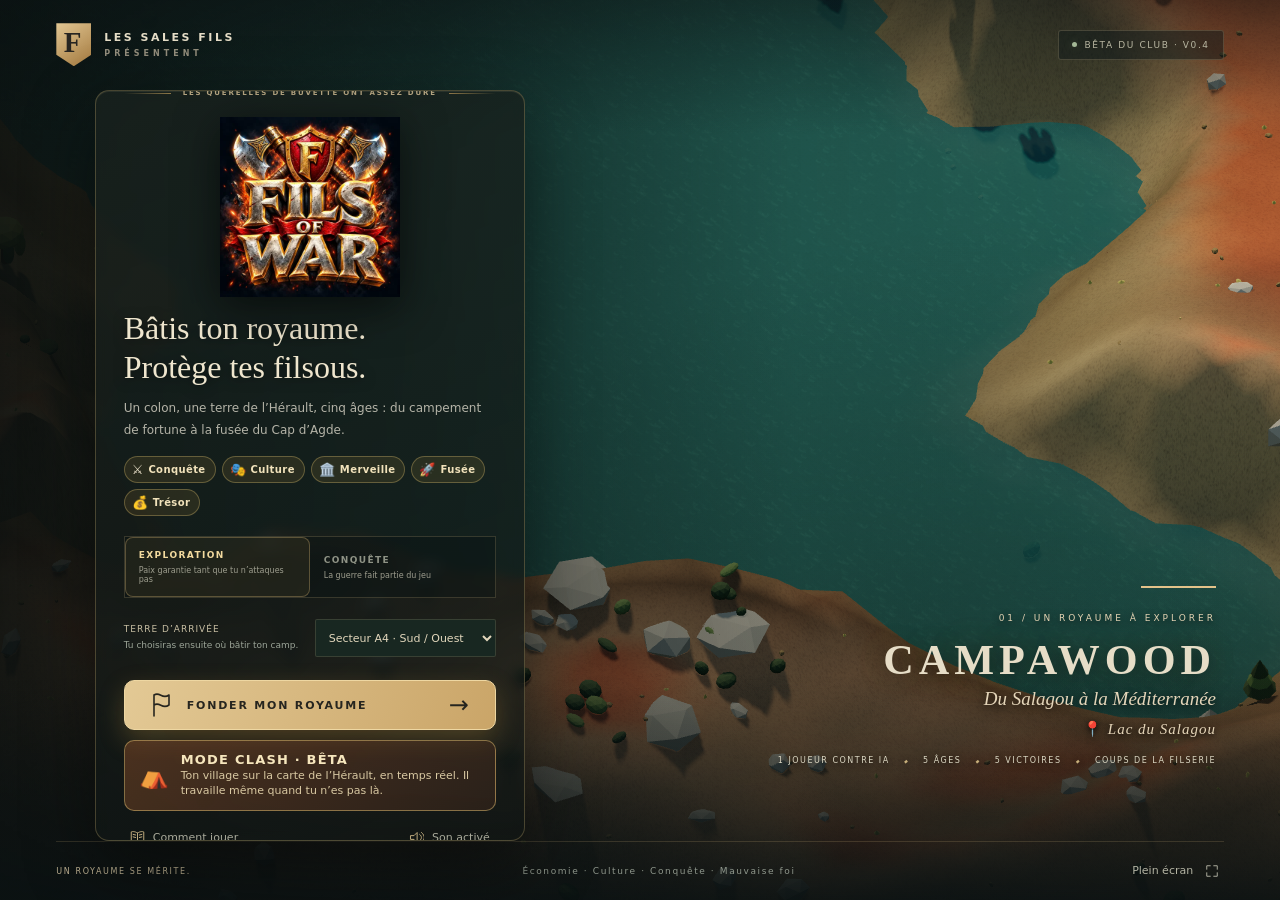
<file: index.html>
<!doctype html>
<html lang="fr">
<head>
  <meta charset="utf-8">
  <meta name="viewport" content="width=device-width, initial-scale=1, viewport-fit=cover, maximum-scale=1">
  <meta name="theme-color" content="#161b1b">
  <meta name="description" content="FILS OF WAR — Bâtis ton royaume. Protège tes filsous. Fais trembler les autres clans. Une escarmouche autonome des Sales Fils sur les rives du Salagou.">
  <title>FILS OF WAR — Campawood · bêta du Club</title>
  <link rel="stylesheet" href="club.css">
  <link rel="icon" href="[data-uri]" type="image/svg+xml">
  <style>
:root{--ink:#e6ddc7;--muted:#a39f8f;--gold:#cfad72;--gold-light:#f2da9f;--line:rgba(214,190,135,.2);--panel:rgba(18,25,25,.94);--red:#8e3e37;--blue:#87b5bf;--hud-height:72px;--tray-height:172px;--map-size:202px;--serif:Georgia,'Times New Roman',serif;--sans:Inter,ui-sans-serif,system-ui,-apple-system,'Segoe UI',sans-serif;color-scheme:dark}
*{box-sizing:border-box}html,body{width:100%;height:100%;margin:0;overflow:hidden;background:#131d1d;color:var(--ink);font-family:var(--sans)}button,input,select{font:inherit}button{color:inherit;cursor:pointer;border:0;background:none}button:disabled{cursor:not-allowed;opacity:.43}button:focus-visible,input:focus-visible,select:focus-visible{outline:2px solid #f4d79a;outline-offset:3px}button,canvas{-webkit-tap-highlight-color:transparent}button{touch-action:manipulation}button svg{flex-shrink:0}button:hover:not(:disabled){filter:brightness(1.13)}[hidden]{display:none!important}svg.icon{width:24px;height:24px;display:block;fill:none;stroke:currentColor;stroke-width:1.6;stroke-linecap:round;stroke-linejoin:round}#world{position:absolute;inset:0;width:100%;height:100%;touch-action:none;outline:none}.vignette{position:absolute;inset:0;pointer-events:none;background:radial-gradient(ellipse at 54% 46%,transparent 54%,rgba(46,28,10,.34) 100%)}.menu-screen{position:absolute;inset:0;display:flex;flex-direction:column;isolation:isolate;background:linear-gradient(90deg,rgba(10,17,18,.97),rgba(12,20,21,.92) 27%,rgba(12,19,20,.44) 58%,rgba(12,19,20,.02) 100%)}.menu-screen:after{content:'';position:absolute;z-index:-1;inset:0;pointer-events:none;background:linear-gradient(0deg,rgba(10,17,18,.9),transparent 25%,transparent 85%,rgba(10,17,18,.5))}.menu-header{height:98px;display:flex;justify-content:space-between;align-items:center;padding:0 4.4%}.club-mark{display:flex;gap:13px;align-items:center;font-size:11px;font-weight:650;letter-spacing:2.5px}.club-sub{display:block;color:#938d7c;font-size:8px;letter-spacing:4px;margin-top:5px}.small-crest{display:grid;place-items:center;flex:0 0 auto;width:35px;height:43px;clip-path:polygon(0 0,100% 0,100% 73%,50% 100%,0 73%);font:700 29px var(--serif);background:linear-gradient(145deg,#e1c693,#a47a3f);color:#272521;padding-bottom:5px;filter:drop-shadow(0 2px 8px #0007)}.version-tag{border:1px solid #c9b58c3b;border-radius:3px;padding:9px 13px;font-size:9px;letter-spacing:1.6px;background:#111c1c88;color:#b9b7a2;display:flex;align-items:center;gap:8px}.version-tag i{width:5px;height:5px;background:#a4b997;border-radius:50%;box-shadow:0 0 9px #b4d69944}.menu-content{margin:0 0 0 7.4%;width:min(430px,42vw);flex:1;display:flex;flex-direction:column;justify-content:center;padding-bottom:25px}.ornament{display:flex;gap:12px;align-items:center;white-space:nowrap;margin-bottom:20px}.ornament span{height:1px;background:linear-gradient(90deg,transparent,#8e7848);flex:1}.ornament span:last-child{transform:rotate(180deg)}.ornament b{font-size:7px;letter-spacing:1.8px;font-weight:600;color:#b4a481}.wordmark{text-align:center;position:relative;margin-right:10px;line-height:.82;text-shadow:0 4px 2px #0009,0 0 30px #d0ae690f}.wordmark .fils,.wordmark .war{display:block;font-family:var(--serif);font-weight:900;letter-spacing:8px;background:linear-gradient(#eee2b8 6%,#bea270 38%,#f1e2ae 49%,#ac894e 70%,#e4d2a0);background-clip:text;-webkit-background-clip:text;color:transparent;filter:drop-shadow(0 3px 0 #4d3c24)}.wordmark .fils{font-size:clamp(60px,7.2vw,112px)}.wordmark .war{font-size:clamp(76px,8.6vw,137px)}.of-war{display:flex;gap:13px;justify-content:center;align-items:center;color:#bdae87;font-family:var(--serif);font-size:17px;letter-spacing:5px;line-height:1.8}.of-war i{display:block;width:75px;height:1px;background:linear-gradient(90deg,transparent,#9d8450)}.of-war i:last-child{transform:rotate(180deg)}.tagline{font:clamp(22px,2.5vw,34px)/1.2 var(--serif);margin:22px 0 12px;color:#efe6ce}.menu-description{font-size:12px;line-height:1.8;margin:0 0 23px;color:#b5b4a8}.difficulty{display:grid;grid-template-columns:1fr 1fr;background:#0c141477;border:1px solid var(--line);margin-bottom:12px}.difficulty button{text-align:left;padding:12px 13px;color:#8f9386;font-size:9px;font-weight:700;letter-spacing:1.4px;border:1px solid transparent;transition:.2s}.difficulty button.active{color:var(--gold-light);background:#75623b29;border-color:#c2a46a60}.difficulty button span{display:block;font-size:8px;font-weight:400;letter-spacing:0;margin-top:6px;color:#9e9e8f}.primary{background:linear-gradient(110deg,#e3c995,#caa568);color:#26251f;min-height:50px;display:flex;align-items:center;justify-content:center;gap:14px;padding:15px 24px;border:1px solid #eed7a2;box-shadow:0 0 0 3px #b69b5e18,inset 0 1px 0 #ffedbb88,0 6px 24px #0003;font-weight:750;font-size:11px;letter-spacing:1.8px}.start-button{width:100%;justify-content:flex-start;height:60px}.start-button .arrow{margin-left:auto;font-size:24px;font-weight:400}.start-button svg{width:24px}.menu-secondary{display:flex;justify-content:space-between;margin-top:18px}.menu-secondary button{display:flex;gap:8px;align-items:center;font-size:11px;color:#a9aa9b}.menu-secondary svg{width:15px;height:15px;color:#beaa7e}.map-title{position:absolute;bottom:17%;right:6%;text-shadow:0 2px 7px #000b;text-align:right;pointer-events:none}.map-title-line{width:75px;height:2px;background:#e3c28a;margin:0 0 18px auto}.map-title>span{font-size:9px;letter-spacing:3px;color:#e4d4b4}.map-title h2{font:700 clamp(26px,3.3vw,50px) var(--serif);letter-spacing:5px;margin:10px 0 4px}.map-title p{font:italic 19px var(--serif);margin:0 0 24px;color:#e4d5b9}.map-specs{display:flex;align-items:center;gap:14px;font-size:8px;letter-spacing:1.5px;color:#dbd7c3}.map-specs i{font-size:5px;color:#c7af7c}.menu-footer{display:flex;justify-content:space-between;align-items:center;margin:0 4.4%;height:64px;border-top:1px solid #c7b17b30;color:#8f978c;font-size:9px;letter-spacing:1.6px}.menu-footer>span:first-child{color:#c0b394;font-size:8px}.text-button{color:#b4b4a4;padding:13px 5px;font-size:11px}.text-button svg{display:inline-block;vertical-align:middle;width:14px;height:14px;margin-left:8px}.error-box{margin-top:15px;padding:12px;border:1px solid #a6584c;background:#4d2626;color:#f5d8ce;font-size:12px;line-height:1.5}
#hud{position:absolute;inset:0;pointer-events:none}#hud button,#hud input,#hud select,#hud canvas,#selection-panel,#cursor-info{pointer-events:auto}.topbar{position:absolute;top:0;left:0;right:0;height:var(--hud-height);display:flex;align-items:center;justify-content:space-between;background:linear-gradient(180deg,#192222fa,#192121f0);border-bottom:1px solid #d6bc763b;box-shadow:0 3px 16px #0004;padding:0 20px;gap:16px;pointer-events:auto}.hud-brand{display:flex;align-items:center;gap:10px;text-align:left;white-space:nowrap;padding:0}.hud-brand>span:last-child{font:700 12px var(--serif);letter-spacing:1.5px}.hud-brand small{display:block;font:7px var(--sans);letter-spacing:3.4px;color:#a69b80;margin-top:5px}.hud-brand .small-crest{width:28px;height:35px;font-size:24px}.resource-strip{display:flex;align-items:center;gap:24px}.resource{display:flex;align-items:center;gap:10px;position:relative}.resource svg{width:27px;height:27px;filter:drop-shadow(0 2px 2px #0006)}.food svg{color:#c6ba7b}.wood svg{color:#acb38c}.stone svg{color:#aab9b6}.gold svg{color:#ddb864}.population svg{color:#b0b9b7}.resource>div{display:flex;flex-direction:column;gap:3px}.resource strong{font-size:18px;font-weight:600;font-variant-numeric:tabular-nums;color:#efe9d6;white-space:nowrap}.resource>div>span{font-size:7px;letter-spacing:1.5px;color:#a29f8c}.resource>small{align-self:flex-end;font-size:9px;color:#8d9f91;padding-bottom:2px;min-width:8px}.resource.population{border-left:1px solid var(--line);padding-left:24px}.resource.population strong{font-size:16px}.session-controls{display:flex;align-items:center;gap:10px}.time-box{display:flex;flex-direction:column;gap:3px;align-items:center;min-width:44px}.time-box strong{font-size:11px;font-weight:500;font-variant-numeric:tabular-nums;letter-spacing:1px}.time-box button{color:var(--gold);font-size:9px;padding:1px 10px;border:1px solid #ad966b33;border-radius:2px}.icon-button{width:34px;height:34px;border:1px solid var(--line);display:grid;place-items:center;background:#172323e8;color:#c3c4ae;font:22px var(--sans)}.icon-button svg{width:17px;height:17px}.objective-panel{position:absolute;top:calc(var(--hud-height) + 24px);left:24px;width:270px;padding:17px 18px 14px;background:linear-gradient(135deg,rgba(19,30,28,.93),rgba(19,28,27,.82));border:1px solid var(--line);box-shadow:0 4px 20px #0002}.objective-panel:before{content:'';position:absolute;left:-1px;top:18px;width:2px;height:22px;background:var(--gold)}#objective-toggle{display:flex;width:100%;justify-content:space-between;align-items:center;padding:0}#objective-toggle svg{width:12px;height:12px;color:#b9aa87}.eyebrow{font-size:8px;font-weight:650;letter-spacing:1.6px;color:var(--gold)}.objective-panel h2{font:19px var(--serif);margin:13px 0 8px}.objective-panel p{font-size:11px;line-height:1.6;margin:0;color:#aeb5a5}.objective-progress{display:flex;gap:5px;margin:14px 0 10px}.objective-progress i{height:2px;background:#6b725e80;flex:1}.objective-progress i.done{background:#baab71}.objective-progress i.current{background:#e8cf8d;box-shadow:0 0 6px #cfb57166}.guide-action{color:#dcc695;padding:5px 0 0;display:flex;justify-content:space-between;gap:15px;width:100%;font-size:10px}.guide-action span{font-size:15px}.camera-controls{position:absolute;right:18px;top:calc(var(--hud-height) + 24px);display:flex;flex-direction:column;gap:6px}.selection-shortcuts{position:absolute;bottom:calc(var(--tray-height) + 13px);left:calc(var(--map-size) + 46px);display:flex;align-items:center;gap:7px}.selection-shortcuts button{display:flex;align-items:center;gap:8px;padding:9px 11px;border:1px solid #ccbb8b42;background:#14201eef;font-size:10px;box-shadow:0 2px 9px #0003}.selection-shortcuts svg{width:16px;height:16px;color:#bca87a}.selection-shortcuts b{font-size:9px;font-weight:600;border-left:1px solid var(--line);padding-left:8px;min-width:16px}.selection-shortcuts .active{border-color:#d5ba7f;color:#edd398;background:#6c5c30}kbd{font-size:8px;font-family:var(--sans);border:1px solid #b7b18c33;border-radius:2px;min-width:15px;text-align:center;padding:1px 3px;color:#9f9f8b;font-weight:500}.touch-only{display:none!important}.minimap-panel{position:absolute;bottom:18px;left:18px;width:var(--map-size);background:#172221f5;border:1px solid #c1a86e55;box-shadow:0 4px 24px #0008;padding:5px;pointer-events:auto}.minimap-heading{font-size:6px;letter-spacing:1.6px;padding:5px 4px 8px;display:flex;justify-content:space-between;align-items:center;color:#b6b09b}.minimap-heading b{font-size:8px;letter-spacing:0;color:#d3c99f;font-weight:500}#minimap{width:100%;height:auto;display:block;cursor:crosshair;touch-action:none;background:#152826}.minimap-legend{display:flex;justify-content:space-between;font-size:6px;letter-spacing:.7px;color:#aeb4a4;padding:8px 3px 3px}.minimap-legend span{display:flex;align-items:center;gap:4px}.minimap-legend i{width:4px;height:4px;border-radius:50%}.ally-dot{background:#7fbdc5}.enemy-dot{background:#c3634b}.selection-panel{position:absolute;bottom:18px;left:calc(var(--map-size) + 32px);right:18px;min-height:calc(var(--tray-height) - 18px);background:var(--panel);border:1px solid #c1a86e42;box-shadow:0 4px 24px #0006;display:flex;padding:15px 20px 31px;gap:24px}.selection-info{width:250px;min-width:215px;display:flex;gap:15px;align-items:center;border-right:1px solid var(--line);padding-right:18px}.portrait{width:66px;height:74px;position:relative;flex-shrink:0;display:grid;place-items:center;background:radial-gradient(circle at 50% 20%,#64737155,#26322f 65%);border:1px solid #c0ad7550;box-shadow:inset 0 0 0 3px #1a2928,inset 0 0 0 4px #c0ad7520}.portrait svg{width:39px;height:45px;color:#d6c69f;filter:drop-shadow(2px 4px 1px #0007)}.portrait .count{position:absolute;bottom:5px;right:5px;font-size:11px;font-weight:600;background:#16221fcc;padding:1px 4px;color:#f0d595}.portrait.enemy{background:radial-gradient(circle,#7d4b3f,#2f2824)}.unit-info{min-width:0}.unit-info .eyebrow{font-size:6px;letter-spacing:1.4px}.unit-info h3{font:18px/1.1 var(--serif);margin:7px 0 6px;color:#ede4cb}.unit-info p{font-size:9px;line-height:1.5;margin:5px 0;color:#a5ad9d}.health-track{height:3px;width:100%;max-width:135px;background:#f4e8b91d;margin-top:8px}.health-track i{display:block;background:#8aaa8b;height:100%}.health-numbers{font-size:8px;color:#99ab96;margin-top:4px;font-variant-numeric:tabular-nums}.action-area{flex:1;display:flex;gap:7px;align-items:center;flex-wrap:wrap;align-content:center;min-width:0}.action-card{display:flex;flex-direction:column;align-items:center;justify-content:center;position:relative;gap:5px;width:97px;min-height:90px;border:1px solid #b6a26a36;background:linear-gradient(145deg,#c5b47d0d,#0000);padding:9px 4px 7px;transition:background .1s}.action-card:hover{background:#b5a47823;border-color:#c9b67b99}.action-card svg{width:26px;height:26px;color:#cbbc91}.action-card strong{font-size:8px;font-weight:500;text-align:center;line-height:1.3}.action-card .cost{font-size:7px;display:flex;justify-content:center;gap:4px;flex-wrap:wrap;color:#b9b39b}.action-card .cost span{display:flex;align-items:center;gap:2px}.cost svg{width:10px!important;height:10px!important;color:#c6b480}.action-card .badge{position:absolute;right:3px;top:3px;font-size:6px;border:1px solid #cabb8050;padding:1px 3px;color:#c5ae7a;background:#222820}.action-card.locked{opacity:.45}.action-card.age-action{width:145px;border-color:#c5a85b55;background:#9e813422}.action-card.age-action strong{color:#e2c583}.action-card.small-card{min-height:66px;width:82px;gap:4px}.action-card.small-card svg{width:19px;height:19px}.action-card.small-card strong{font-size:7px}.action-back{align-self:stretch;min-width:24px;background:#af9b6120;color:#cdb678;font-size:20px}.close-selection{position:absolute;top:5px;right:8px;font-size:20px;color:#9d9e8b}.selection-hint{position:absolute;bottom:0;left:0;right:0;height:24px;display:flex;align-items:center;padding:0 18px;background:#0002;color:#8c988c;font-size:8px;border-top:1px solid #bdaa681c;letter-spacing:.1px}.selection-hint b{color:#c6b987;font-weight:500}.panel-description{font-size:11px;color:#b2b5a5;line-height:1.7;max-width:470px}.panel-description strong{font:19px var(--serif);color:#d7d4bc;display:block;margin-bottom:4px}.queue{display:flex;gap:4px;flex-wrap:wrap;width:100%;margin-top:3px;align-items:center}.queue>span{font-size:7px;color:#b9b8a2;margin-right:5px}.queue-item{width:24px;height:25px;border:1px solid #b5a67855;position:relative;display:grid;place-items:center;overflow:hidden}.queue-item svg{width:14px;height:14px;position:relative;z-index:1}.queue-item i{position:absolute;left:0;bottom:0;height:3px;background:#d1b577}.inline-progress{height:3px;width:100%;background:#6a715944;margin-top:7px}.inline-progress i{height:100%;background:#ccad6b;display:block}#banner{position:absolute;top:calc(var(--hud-height) + 20px);left:50%;transform:translateX(-50%);padding:12px 20px;background:#1a2723ed;border:1px solid #bfa57277;box-shadow:0 5px 30px #0005;max-width:440px;text-align:center;font-size:11px;line-height:1.5;color:#e3d4ac;transition:opacity .2s}#banner.error{border-color:#cc7567;color:#ffd2bd;background:#412f29ef}#banner.alert{border-color:#cb694d;background:#442b25ee;color:#efd1af}#cursor-info{position:absolute;pointer-events:none!important;max-width:205px;padding:7px 10px;background:#13211feb;border:1px solid #b7a27455;font-size:9px;color:#dfd5b8;box-shadow:0 3px 10px #0004}#drag-box{position:fixed;border:1px solid #e6d5a0;background:#dfc68f20;pointer-events:none}#order-marker{position:absolute;transform:translate(-50%,-50%);pointer-events:none!important;width:40px;height:22px;color:#dcca85}#order-marker i{display:block;width:100%;height:100%;border:2px solid currentColor;border-radius:50%;box-shadow:0 0 6px currentColor;animation:mark 1s ease-out infinite}#order-marker span{position:absolute;white-space:nowrap;top:-22px;left:50%;transform:translateX(-50%);font-size:10px;text-shadow:0 2px 3px #000;color:#fff4d5}#order-marker.attack{color:#f79565}@keyframes mark{0%{transform:scale(.5);opacity:1}100%{transform:scale(1.3);opacity:0}}.modal{color:var(--ink);background:radial-gradient(ellipse at 100% 0%,#3d413123,transparent),#1b2524;border:1px solid #c8ad7460;padding:36px;max-width:720px;width:calc(100% - 44px);max-height:calc(100% - 36px);overflow:auto;box-shadow:0 25px 120px #000b}.modal::backdrop{background:#070e11a6;backdrop-filter:blur(5px)}.modal h2{font:34px/1.1 var(--serif);color:#f1e4c5;margin:12px 0 13px}.modal h3{font:17px var(--serif);color:#d9c394}.modal p{color:#aeb5a5;font-size:12px;line-height:1.75}.modal-close{position:absolute;top:10px;right:14px;font-size:26px;color:#aca998}.help-grid{display:grid;grid-template-columns:1fr 1fr;gap:25px;margin-top:22px}.command-table{display:grid;grid-template-columns:1fr 1fr;gap:25px;border-top:1px solid var(--line);border-bottom:1px solid var(--line);padding:19px 0;margin:18px 0}.command-table b{font-size:9px;letter-spacing:1px;color:#c8b584;display:block;margin-bottom:10px}.command-table span{display:block;font-size:10px;line-height:1.6;margin:4px 0;color:#b1b9a9}.subtle-note{font-size:10px!important;color:#8e9d8e!important}.modal>.primary{width:100%;margin-top:22px}.pause-modal,.settings-modal{max-width:420px}.pause-modal{text-align:center}.pause-modal .secondary{margin-top:12px;width:100%;padding:14px;border:1px solid var(--line);font-size:11px}.pause-modal .text-button{margin-top:10px}.setting-row{display:flex;align-items:center;justify-content:space-between;gap:15px;padding:21px 0;border-bottom:1px solid var(--line);font-size:12px;color:#bfc3b2}.setting-row select{padding:8px 5px;background:#26332f;border:1px solid var(--line);font-size:11px;max-width:180px}.setting-row input[type=range]{width:130px;accent-color:#cdad70}.setting-row input[type=checkbox]{accent-color:#cdae71;width:18px;height:18px}.result-modal{max-width:535px;text-align:center}.result-crest{width:72px;height:84px;background:linear-gradient(140deg,#d5b77b,#8f6832);clip-path:polygon(0 0,100% 0,100% 72%,50% 100%,0 72%);color:#29362c;display:grid;place-items:center;margin:0 auto 25px;padding-bottom:13px}.result-crest svg{width:38px;height:38px}.result-stats{display:grid;grid-template-columns:repeat(2,1fr);gap:16px;padding:20px 0;margin:23px 0 0;border-top:1px solid var(--line);border-bottom:1px solid var(--line)}.result-stats strong{display:block;font:24px var(--serif);color:#dfd0a7}.result-stats span{font-size:8px;letter-spacing:1.1px;color:#95a493;display:block;margin-top:5px}#portrait-hint{display:none;position:absolute;z-index:50;inset:0;background:radial-gradient(circle at center,#354333,#152322);align-items:center;justify-content:center;flex-direction:column;text-align:center;padding:40px}#portrait-hint svg{width:70px;height:70px;color:#d5bd85}#portrait-hint h2{font:27px var(--serif);margin-top:30px}#portrait-hint p{font-size:13px;line-height:1.8;color:#b5c0ae}#ignore-portrait{margin-top:30px;padding:12px 18px;border:1px solid var(--line);font-size:11px}.no-js{position:fixed;inset:0;display:grid;place-items:center;background:#172421;color:#e6d2a1;z-index:99}
@media(min-width:1500px){.menu-content{width:450px;margin-left:10%}.menu-description{font-size:13px}.difficulty button{font-size:10px;padding:15px}.difficulty button span{font-size:9px}.menu-secondary button{font-size:12px}.resource-strip{gap:34px}.action-card{width:112px}.selection-info{width:280px}}
@media(max-width:1120px){:root{--hud-height:63px;--map-size:174px;--tray-height:158px}.topbar{padding:0 13px;gap:10px}.hud-brand>span:last-child{display:none}.resource-strip{gap:13px}.resource{gap:6px}.resource.population{padding-left:13px}.resource strong{font-size:16px}.resource svg{width:24px;height:24px}.resource>small{font-size:7px}.session-controls{gap:5px}.selection-panel{gap:16px;padding:12px 15px 29px}.selection-info{width:210px;min-width:180px;gap:12px;padding-right:12px}.portrait{width:55px;height:66px}.unit-info h3{font-size:16px}.action-card{width:80px;min-height:82px}.action-card strong{font-size:7px}.action-card .cost{font-size:6px}.action-card.age-action{width:123px}.action-card.small-card{width:72px;min-height:54px;gap:3px;padding:4px}.action-card.small-card svg{width:18px;height:18px}.action-card.small-card strong{font-size:6px}.selection-shortcuts{left:calc(var(--map-size) + 35px)}.menu-content{margin-left:6%;width:380px;max-width:45vw}.menu-header{height:80px}.map-title{right:4%;bottom:21%}.map-specs{font-size:6px;gap:9px}.objective-panel{width:235px;left:18px;top:calc(var(--hud-height) + 17px)}.camera-controls{top:calc(var(--hud-height) + 17px)}.objective-panel h2{font-size:17px}}
@media(max-height:740px){.menu-header{height:74px}.menu-content{padding-bottom:15px}.ornament{margin-bottom:10px}.wordmark .fils{font-size:80px}.wordmark .war{font-size:98px}.of-war{line-height:1.5;font-size:14px}.tagline{font-size:27px;margin-top:16px;margin-bottom:8px}.menu-description{font-size:11px;margin-bottom:18px}.difficulty button{padding:10px}.start-button{height:53px}.menu-footer{height:49px}.menu-secondary{margin-top:14px}}
@media(pointer:coarse){.touch-only{display:flex!important}kbd{display:none}.icon-button{width:38px;height:38px}.selection-shortcuts button{min-height:38px}.action-card{min-height:83px}.objective-panel{pointer-events:auto}.close-selection{width:30px;height:30px;top:1px;right:1px}}
@media(max-width:900px) and (orientation:landscape), (max-height:550px) and (orientation:landscape){:root{--hud-height:48px;--map-size:126px;--tray-height:123px}.topbar{padding:0 max(10px,env(safe-area-inset-right)) 0 max(10px,env(safe-area-inset-left));gap:8px}.hud-brand .small-crest{width:22px;height:28px;font-size:18px}.resource-strip{gap:9px}.resource{gap:5px}.resource>div{gap:1px}.resource strong{font-size:13px}.resource>div>span{font-size:5px;letter-spacing:1px}.resource>small{font-size:6px;min-width:4px}.resource svg{width:18px;height:18px}.resource.population{padding-left:9px}.resource.population strong{font-size:11px}.session-controls{gap:5px}.time-box{min-width:30px;gap:1px}.time-box strong{font-size:9px}.time-box button{font-size:8px;padding:1px 7px}.topbar .icon-button{width:30px;height:30px}.topbar .icon-button svg{width:14px;height:14px}.objective-panel{left:11px;top:calc(var(--hud-height) + 11px);width:207px;padding:10px 12px 8px}.objective-panel h2{font-size:14px;margin:8px 0 5px}.objective-panel p{font-size:9px;line-height:1.45}.objective-panel .eyebrow{font-size:6px}.objective-progress{margin:9px 0 7px}.guide-action{font-size:8px;padding-top:0}.camera-controls{right:11px;top:calc(var(--hud-height) + 11px);gap:4px}.camera-controls .icon-button{width:30px;height:30px;font-size:18px}.camera-controls .icon-button svg{width:14px;height:14px}.selection-shortcuts{left:calc(var(--map-size) + 23px);bottom:calc(var(--tray-height) + 1px);gap:5px}.selection-shortcuts button{font-size:8px;padding:5px 7px;gap:5px;min-height:29px}.selection-shortcuts svg{width:13px;height:13px}.selection-shortcuts b{font-size:8px;padding-left:5px}.minimap-panel{bottom:8px;left:9px;padding:3px}.minimap-heading{font-size:4px;letter-spacing:1px;padding:3px 2px 5px}.minimap-heading b{font-size:6px}.minimap-legend{font-size:4px;padding:4px 1px 2px;letter-spacing:.2px}.minimap-legend i{width:3px;height:3px}.selection-panel{left:calc(var(--map-size) + 18px);right:9px;bottom:8px;min-height:calc(var(--tray-height) - 8px);padding:9px 10px 20px;gap:10px}.selection-info{width:166px;min-width:142px;gap:8px;padding-right:9px}.portrait{width:42px;height:53px}.portrait svg{width:28px;height:34px}.portrait .count{font-size:8px}.unit-info h3{font-size:13px;margin:5px 0 4px}.unit-info .eyebrow{font-size:5px;letter-spacing:.7px}.unit-info p{font-size:7px;margin:3px 0}.health-track{margin-top:5px;height:2px}.health-numbers{font-size:6px}.action-area{gap:4px}.action-card{width:65px;min-height:68px;padding:5px 3px;gap:4px}.action-card svg{width:21px;height:21px}.action-card strong{font-size:6px}.action-card .cost{font-size:5px;gap:2px}.action-card .cost svg{width:8px!important;height:8px!important}.action-card.age-action{width:94px}.action-card.age-action strong{font-size:6px}.action-card.small-card{width:58px;min-height:40px;gap:2px;padding:3px 2px;flex-direction:row;flex-wrap:wrap}.action-card.small-card>svg{width:12px;height:12px}.action-card.small-card strong{font-size:5px}.action-card.small-card .cost{width:100%;font-size:5px}.action-card .badge{font-size:5px;padding:0 1px;top:0;right:0}.action-back{min-width:16px;font-size:16px}.selection-hint{height:17px;font-size:6px;padding:0 10px}.close-selection{font-size:17px;width:20px;height:20px;right:0}.panel-description{font-size:8px;line-height:1.55}.panel-description strong{font-size:13px}.queue{margin:0;gap:2px}.queue-item{width:18px;height:16px}.queue-item svg{width:10px;height:10px}.queue>span{font-size:5px}.queue-item i{height:2px}#banner{font-size:9px;padding:8px 13px;max-width:340px;top:calc(var(--hud-height) + 11px);left:55%}.menu-header{height:50px;padding:0 3%}.club-mark{font-size:8px;gap:9px}.club-mark .small-crest{width:24px;height:30px;font-size:21px}.club-sub{font-size:5px;letter-spacing:3px;margin-top:3px}.version-tag{font-size:6px;padding:6px 8px;letter-spacing:1px}.menu-content{margin-left:6%;width:295px;max-width:43vw;padding-bottom:8px}.ornament{margin-bottom:8px;gap:8px}.ornament b{font-size:5px;letter-spacing:1px}.wordmark .fils{font-size:45px;letter-spacing:5px}.wordmark .war{font-size:58px;letter-spacing:5px}.of-war{font-size:10px;line-height:1.2;gap:9px}.of-war i{width:42px}.tagline{font-size:19px;line-height:1.13;margin:10px 0 7px}.menu-description{font-size:8px;line-height:1.5;margin-bottom:10px}.difficulty{margin-bottom:8px}.difficulty button{font-size:6px;letter-spacing:1px;padding:7px 8px}.difficulty button span{font-size:5px;margin-top:4px}.start-button{min-height:36px;height:36px;padding:7px 12px;font-size:8px;letter-spacing:1px;gap:10px}.start-button svg{width:18px;height:18px}.start-button .arrow{font-size:18px}.menu-secondary{margin-top:9px}.menu-secondary button{font-size:7px;gap:6px}.menu-secondary svg{width:12px;height:12px}.menu-footer{height:32px;font-size:6px;letter-spacing:1px;margin:0 3%}.menu-footer>span:first-child{font-size:5px}.menu-footer button{font-size:7px;padding:8px 0}.menu-footer svg{width:10px;height:10px}.map-title{bottom:20%;right:5%}.map-title h2{font-size:27px;letter-spacing:3px}.map-title>span{font-size:6px;letter-spacing:2px}.map-title p{font-size:14px;margin-bottom:13px}.map-title-line{width:46px;margin-bottom:11px}.map-specs{font-size:5px;gap:7px;letter-spacing:.5px}.modal{padding:22px;max-height:calc(100% - 22px)}.modal h2{font-size:26px}.modal p{font-size:10px;line-height:1.5}.modal h3{font-size:14px;margin:5px 0}.help-grid{margin-top:15px;gap:18px}.command-table{padding:12px 0;margin:12px 0}.command-table b{font-size:7px;margin-bottom:6px}.command-table span{font-size:8px}.modal>.primary{margin-top:15px;min-height:38px;padding:11px;font-size:9px}.setting-row{padding:13px 0;font-size:10px}.result-crest{width:44px;height:53px;margin-bottom:15px}.result-crest svg{width:25px;height:25px}.result-stats{padding:12px 0;margin-top:15px;gap:10px}.result-stats strong{font-size:18px}.result-stats span{font-size:6px}}
@media(max-width:650px) and (orientation:portrait){#portrait-hint:not(.dismissed){display:flex}.menu-content{width:86%;max-width:none;margin-left:7%}.map-title{display:none}.menu-screen{background:linear-gradient(90deg,#101e1bef,#16221cc7)}.menu-header{padding:0 7%}.version-tag{font-size:6px;letter-spacing:.7px}.menu-footer>span:nth-child(2){display:none}.menu-footer{margin:0 7%}.topbar{gap:6px;padding:0 8px}.hud-brand{display:none}.resource-strip{gap:5px}.resource{gap:3px}.resource svg{width:13px;height:13px}.resource strong{font-size:12px}.resource>div>span{font-size:5px;letter-spacing:.3px}.resource>small{display:none}.resource.population{padding-left:5px}.resource.population strong{font-size:10px}.session-controls{gap:2px}.session-controls .icon-button{width:26px;height:29px}.time-box strong{font-size:8px}.time-box{min-width:29px}.objective-panel{width:210px;top:75px}.camera-controls{right:8px;top:75px}:root{--map-size:106px;--tray-height:211px}.selection-panel{left:9px;bottom:8px;right:9px;display:block;padding:10px 12px 25px}.selection-info{width:100%;border-right:0;margin-bottom:6px;padding:0;height:55px}.portrait{width:38px;height:45px}.portrait svg{width:25px;height:28px}.unit-info h3{font-size:14px;margin:4px 0}.unit-info p{font-size:8px;margin:2px 0}.health-track{margin-top:3px}.health-numbers{font-size:6px}.action-area{gap:5px}.action-card{width:67px;min-height:71px;padding:6px 3px;gap:4px}.action-card svg{width:20px;height:20px}.action-card strong{font-size:6px}.action-card .cost{font-size:6px}.action-card.age-action{width:104px}.action-card.small-card{width:58px;min-height:49px}.action-card.small-card strong{font-size:5px}.action-card.small-card .cost{font-size:5px}.minimap-panel{bottom:230px;left:10px}.selection-shortcuts{bottom:230px;left:125px;right:9px;flex-wrap:wrap}.selection-shortcuts button{font-size:7px;padding:6px;min-height:31px;gap:4px}.selection-shortcuts svg{width:12px;height:12px}.selection-hint{font-size:6px}.panel-description{font-size:9px}.panel-description strong{font-size:14px}.help-grid,.command-table{grid-template-columns:1fr;gap:10px}.modal{padding:25px}.modal h2{font-size:27px}.modal p{font-size:11px}#banner{top:260px;max-width:80%;width:300px;font-size:10px}}

/* Readable controls; action lists scroll horizontally on narrow displays. */
.objective-panel{pointer-events:auto}
.action-card strong{font-size:9px}
.action-card .cost{font-size:8px}
.action-card.small-card strong{font-size:8px}
.action-card.small-card .cost{font-size:7px}
.action-area{scrollbar-width:thin;scrollbar-color:#8b7750 transparent}
@media(max-width:1120px){.action-card strong{font-size:8px}.action-card .cost{font-size:7px}.action-card.small-card strong{font-size:7px}.action-card.small-card .cost{font-size:6px}}
@media(max-width:900px) and (orientation:landscape),(max-height:550px) and (orientation:landscape){
 :root{--tray-height:130px;--map-size:112px}
 .resource>div>span{font-size:7px;letter-spacing:.5px}.resource>small{font-size:8px}
 .resource strong{font-size:15px}.resource.population strong{font-size:13px}
 .resource-strip{gap:12px}.resource.population{padding-left:12px}
 .topbar .icon-button{width:37px;height:36px}.topbar .icon-button svg{width:18px;height:18px}
 .selection-info{width:148px;min-width:128px;max-width:148px;gap:7px}.portrait{width:36px;height:49px}.portrait svg{width:26px;height:29px}
 .unit-info h3{font-size:14px}.unit-info p{font-size:9px}.unit-info .eyebrow{font-size:6px}.health-numbers{font-size:8px}
 .action-area{flex-wrap:nowrap;overflow-x:auto;overflow-y:hidden;align-items:center;justify-content:flex-start;padding:1px 0 6px;scroll-snap-type:x proximity}
 .action-card,.action-card.small-card{flex:0 0 83px;min-height:85px;width:83px;display:flex;flex-direction:column;flex-wrap:nowrap;gap:5px;padding:7px 5px;scroll-snap-align:start}
 .action-card strong,.action-card.small-card strong{font-size:10px;line-height:1.25}
 .action-card .cost,.action-card.small-card .cost{font-size:8px;gap:4px;line-height:1.2;min-height:12px}
 .action-card svg,.action-card.small-card>svg{width:24px;height:24px}.action-card .cost svg{width:10px!important;height:10px!important}
 .action-card .badge{font-size:7px;padding:1px 3px}.action-card.age-action{flex-basis:112px;width:112px}.action-card.age-action strong{font-size:10px}
 .action-back{flex:0 0 30px;min-height:85px}.panel-description{flex:0 0 235px;font-size:10px}.panel-description strong{font-size:15px}
 .queue{flex:0 0 60px;align-items:center;max-height:82px;overflow:auto}.queue>span{font-size:6px}.queue-item{width:23px;height:23px}.queue-item svg{width:14px;height:14px}
 .selection-shortcuts{bottom:calc(var(--tray-height) + 5px)}.selection-shortcuts button{font-size:10px;padding:6px 9px;min-height:35px}.selection-shortcuts svg{width:17px;height:17px}.selection-shortcuts b{font-size:10px}
 .selection-hint{font-size:8px;height:18px}.camera-controls .icon-button{width:35px;height:35px}
 .objective-panel{width:215px}.objective-panel h2{font-size:16px}.objective-panel p{font-size:10px}.objective-panel .eyebrow{font-size:7px}.guide-action{font-size:9px;padding-top:3px;min-height:24px}
 .minimap-heading{font-size:5px}.minimap-legend{font-size:5px}
 #banner{font-size:11px;max-width:330px;left:57%}
}
@media(pointer:coarse){.menu-secondary button{min-height:33px}.close-selection{width:30px;height:30px}.action-card:hover{filter:none}}
@media(max-width:650px) and (orientation:portrait){.resource>div>span{font-size:6px}.resource strong{font-size:12px}.resource.population strong{font-size:10px}.action-area{flex-wrap:nowrap;overflow-x:auto;overflow-y:hidden;padding-bottom:6px}.action-card,.action-card.small-card{flex:0 0 84px;min-height:85px;display:flex;flex-direction:column}.action-card strong,.action-card.small-card strong{font-size:10px}.action-card .cost,.action-card.small-card .cost{font-size:8px}.action-card.age-action{flex-basis:118px}.action-card.age-action strong{font-size:10px}.action-card.small-card>svg{width:24px;height:24px}.panel-description{flex:0 0 250px}.action-back{flex:0 0 30px}.selection-shortcuts button{min-height:36px;font-size:9px}.selection-hint{font-size:8px}}

@media(max-width:900px) and (orientation:landscape),(max-height:550px) and (orientation:landscape){
 .menu-header{height:44px;flex-shrink:0}.menu-footer{height:32px;flex-shrink:0}.menu-content{min-height:0;width:340px;max-width:43vw;padding:5px 0 10px;justify-content:center}.ornament{display:none}
 .wordmark{text-align:left;white-space:nowrap;margin:0;line-height:1}
 .wordmark .fils,.wordmark .war{display:inline;font-size:43px;letter-spacing:1px}.of-war{display:inline-block;font-size:13px;line-height:1;letter-spacing:1px;margin:0 7px}.of-war i{display:none}
 .tagline{font-size:21px;margin:10px 0 14px}.menu-description{display:none}
 .difficulty{margin-bottom:10px}.difficulty button{font-size:9px;letter-spacing:.6px;padding:9px 8px}.difficulty button span{font-size:8px;line-height:1.3;margin-top:4px}
 .start-button{min-height:43px;height:43px;font-size:10px;padding:9px 13px}.menu-secondary{margin-top:8px}.menu-secondary button{font-size:10px;min-height:32px}.menu-secondary svg{width:15px;height:15px}
 .version-tag{font-size:8px}.club-mark{font-size:10px}.club-sub{font-size:6px}.menu-footer>span:first-child{font-size:7px}.menu-footer>span:nth-child(2){font-size:7px}.menu-footer button{font-size:9px}.map-title>span{font-size:8px}.map-title h2{font-size:30px}.map-title p{font-size:16px}.map-specs{font-size:7px}
}

/* v0.2 — one founder, explicit orders, readable staged progression. */
:root{--tray-height:190px}
#speed{font-size:7px;letter-spacing:.6px;color:#b9bdab;white-space:nowrap}
.selection-panel{padding-bottom:38px}
.selection-info{min-width:220px;width:260px}
.unit-info p.unit-activity{color:#b8d9be;border-left:2px solid #6f997a;padding-left:7px;font-size:10px}
.action-area{flex-wrap:nowrap;overflow-x:auto;overflow-y:hidden;justify-content:flex-start;padding:1px 0 5px}
.action-card,.action-card.small-card{flex:0 0 108px;min-height:106px;gap:5px;scroll-snap-align:start}
.action-card[data-action="train"]{flex-basis:125px}
.action-card.age-action{flex:0 0 165px;width:165px}
.action-card strong,.action-card.small-card strong{font-size:10px;line-height:1.3}
.action-card .cost{display:flex;flex-wrap:wrap;justify-content:center;gap:4px 7px;font-size:9px;line-height:1.4}
.action-note{display:block;color:#bec7b3;font-size:9px;line-height:1.35;max-width:100%;text-align:center}
.action-card.locked .action-note{color:#cdbb96}
.action-card.active{background:#365649;border-color:#b4d7b3;box-shadow:inset 0 0 0 1px #b4d7b3}
.action-back{flex:0 0 26px;min-height:90px}
.action-area .panel-description{flex:0 0 230px;font-size:11px;line-height:1.5}
.upgrade-details{flex:0 0 202px;display:flex;flex-direction:column;gap:5px;font-size:10px;color:#baa88c;padding:2px 8px}
.upgrade-details strong{color:#ded3b8;font-size:11px;margin-bottom:3px}
.upgrade-details .met{color:#a4c5a5}
.selection-hint{height:31px;font-size:10px;line-height:1.35;color:#c0c5b2;padding:4px 16px}
.queue{flex:0 0 65px;flex-wrap:wrap;align-content:center}
.queue .queue-time{font-size:11px;color:#d8cb9f;width:100%;text-align:center;margin-top:3px}
.objective-panel p{font-size:11px;line-height:1.6}
.objective-progress{gap:4px}
#touch-select.active{border-color:#d8c28b;background:#405144}
#order-marker span{font-size:11px;background:#162520cb;padding:3px 7px;border-radius:3px;top:-27px}
@media(max-width:1120px){
 .selection-info{min-width:180px;width:210px}.selection-hint{font-size:9px}
 .action-card,.action-card.small-card{flex-basis:96px}.action-card.age-action{flex-basis:148px;width:148px}
 .upgrade-details{flex-basis:175px;font-size:9px}
}
@media(max-width:900px) and (orientation:landscape),(max-height:550px) and (orientation:landscape){
 :root{--tray-height:153px}
 .selection-panel{padding-bottom:35px;min-height:calc(var(--tray-height) - 8px)}
 .selection-info{min-width:136px;width:155px;max-width:155px}.unit-info p.unit-activity{font-size:9px;line-height:1.4;padding-left:5px}
 .action-card,.action-card.small-card{flex:0 0 88px;min-height:94px;padding:6px 4px;gap:4px}
 .action-card[data-action="train"]{flex-basis:106px}.action-card.age-action{flex-basis:145px;width:145px}
 .action-card strong,.action-card.small-card strong{font-size:10px}.action-card .cost{font-size:8px;gap:3px 6px}.action-note{font-size:8px}
 .action-card svg{width:22px;height:22px}.upgrade-details{flex-basis:164px;font-size:9px;gap:4px}.upgrade-details strong{font-size:10px}
 .selection-hint{height:29px;font-size:9px;padding:3px 9px;letter-spacing:0}
 .action-area .panel-description{font-size:10px;flex-basis:210px}.action-back{min-height:90px}
 .objective-panel{width:205px}.objective-panel p{font-size:10px;line-height:1.45}
 #speed{font-size:6px;letter-spacing:.2px}.selection-shortcuts{bottom:calc(var(--tray-height) + 5px)}
 .selection-shortcuts button{font-size:9px;padding:6px 8px}
}
@media(max-width:650px) and (orientation:portrait){
 :root{--tray-height:236px}
 .selection-panel{padding-bottom:40px;min-height:220px}.selection-info{min-width:0;max-width:none;width:100%;height:58px;margin-bottom:9px}
 .unit-info p.unit-activity{font-size:10px}.selection-hint{height:35px;font-size:9px;line-height:1.35}
 .action-card,.action-card.small-card{min-height:100px;flex-basis:93px}.action-card[data-action="train"]{flex-basis:114px}.action-card.age-action{flex-basis:148px}
 .selection-shortcuts,.minimap-panel{bottom:252px}.upgrade-details{flex-basis:182px;font-size:10px}
 #banner{top:272px}.objective-panel p{font-size:11px}
}

/* v0.3 — a navigable world, visible wildlife and a sustainable economy. */
.start-region-label{display:flex;align-items:center;justify-content:space-between;gap:12px;margin-bottom:14px;padding:9px 0;color:#c8bea3;font-size:9px;letter-spacing:1px}
.start-region-label small{display:block;font-size:9px;letter-spacing:0;line-height:1.4;color:#9ca598;margin-top:5px}
.start-region-label select,.atlas-jump select{min-width:150px;max-width:56%;min-height:38px;background:#182721;color:#e2d7bc;border:1px solid #8f826346;border-radius:2px;padding:7px 9px;font-size:11px}
.portrait.neutral{color:#d0b998;border-color:#a695684d;background:linear-gradient(135deg,#504c32,#242d25)}
.atlas-button{width:100%;display:flex;align-items:center;justify-content:center;gap:7px;min-height:31px;margin-top:6px;border-top:1px solid #8b90763b;color:#d9ccac;font-size:10px;letter-spacing:.4px}
.atlas-button svg{width:16px;height:16px}.atlas-button kbd{font-size:9px;margin-left:auto;color:#a9b09d}
.minimap-panel .minimap-heading{font-size:8px;letter-spacing:1px}.minimap-panel .minimap-heading b{font-size:9px}
.atlas-modal{width:min(1040px,calc(100vw - 36px));max-width:none;padding:30px;max-height:calc(100dvh - 36px);overflow:auto;background:linear-gradient(135deg,#1c2d25,#111e1a)}
.atlas-layout{display:grid;grid-template-columns:minmax(260px,1fr) minmax(230px,300px);gap:30px;align-items:center}
.atlas-map-wrap{min-width:0;max-width:calc(100dvh - 112px);justify-self:center;width:100%}
#atlas-map{display:block;width:100%;height:auto;aspect-ratio:1;border:1px solid #b4a47866;background:#0d1618;cursor:crosshair;touch-action:manipulation;image-rendering:pixelated;box-shadow:0 8px 28px #0004}
.atlas-map-key{display:flex;justify-content:space-between;gap:8px;margin-top:12px;font-size:9px;color:#b9c1ad}.atlas-map-key span{display:flex;align-items:center;gap:5px}.atlas-map-key i{display:inline-block;width:5px;height:5px;background:#a6dade}.atlas-map-key .enemy-dot{background:#e68059}
.atlas-copy .eyebrow{font-size:8px;letter-spacing:1.2px}.atlas-copy h2{font-size:32px;margin:12px 0 15px}.atlas-copy p{font-size:12px;line-height:1.7}.atlas-copy .atlas-location{border-top:1px solid var(--line);border-bottom:1px solid var(--line);padding:10px 0;color:#daca9f;font-size:11px;font-variant-numeric:tabular-nums}
.atlas-copy label{font-size:11px;color:#b8c1aa}.atlas-jump{display:flex;gap:8px;margin:8px 0 12px}.atlas-jump select{flex:1;min-width:0;max-width:none}.atlas-jump .secondary{min-height:38px;margin:0;padding:8px 14px;font-size:11px}
.atlas-copy>#atlas-home{width:100%;min-height:38px;margin:0;font-size:11px;padding:9px 10px}.atlas-copy .subtle-note{font-size:10px;line-height:1.6;color:#929f8e;margin:17px 0}.atlas-copy .primary{width:100%;font-size:10px;padding:12px;min-height:42px}
.help-economy{display:grid;grid-template-columns:1fr 1fr;gap:18px 28px;border-top:1px solid var(--line);padding-top:18px;margin-top:22px}.help-economy h3{color:#dbc291;font-size:17px}
#cursor-info{max-width:280px;white-space:normal;line-height:1.5}
@media(max-width:1120px){.map-specs{flex-wrap:wrap;justify-content:flex-end;max-width:380px}.start-region-label{font-size:8px}.start-region-label small{font-size:8px}.start-region-label select{font-size:10px;min-width:135px}}
@media(max-width:900px) and (orientation:landscape),(max-height:550px) and (orientation:landscape){
 .menu-content{overflow-y:auto;overscroll-behavior:contain;scrollbar-width:thin;justify-content:flex-start;padding:10px 0 14px}.wordmark .fils,.wordmark .war{font-size:35px}.tagline{font-size:17px;margin:8px 0;line-height:1.12}.difficulty{margin-bottom:4px}.difficulty button{padding:7px 8px}
 .start-region-label{padding:3px 0;min-height:40px;margin-bottom:7px;gap:8px}.start-region-label small{display:none}.start-region-label select{min-height:34px;font-size:10px;min-width:127px}.menu-secondary{margin-top:5px}
 .atlas-button{min-height:27px;font-size:8px;gap:4px;margin-top:3px}.atlas-button svg{width:13px;height:13px}.minimap-panel .minimap-heading{font-size:6px}.minimap-panel .minimap-heading b{font-size:7px}
 .atlas-modal{padding:20px;width:calc(100vw - 24px);max-height:calc(100dvh - 20px)}.atlas-layout{grid-template-columns:minmax(200px,1fr) minmax(220px,300px);gap:20px}.atlas-map-wrap{max-width:calc(100dvh - 78px)}.atlas-copy h2{font-size:23px;margin:8px 0}.atlas-copy .eyebrow{font-size:7px}.atlas-copy p{font-size:10px;line-height:1.45;margin:8px 0}.atlas-copy .atlas-location{font-size:10px;padding:7px 0}.atlas-copy label{font-size:10px}.atlas-jump{margin:5px 0 8px}.atlas-jump select{min-height:32px;font-size:10px}.atlas-jump .secondary{min-height:32px}.atlas-copy>#atlas-home{font-size:10px;min-height:32px}.atlas-copy .subtle-note{font-size:9px;line-height:1.4;margin:9px 0}.atlas-copy .primary{min-height:34px;font-size:9px;padding:8px}.atlas-map-key{font-size:8px;margin-top:8px}
 .help-economy{gap:14px 20px;margin-top:15px;padding-top:12px}.help-economy h3{font-size:14px}
}
@media(max-height:400px) and (orientation:landscape){.menu-content .tagline{display:none}.menu-content .wordmark{margin-bottom:10px}.atlas-copy .subtle-note{font-size:8px}.atlas-copy h2{font-size:21px}.atlas-copy .atlas-location{margin:5px 0;padding:5px 0}}
@media(max-width:650px) and (orientation:portrait){
 .start-region-label{font-size:9px}.start-region-label small{font-size:8px}.start-region-label select{min-height:38px;font-size:11px}
 .atlas-modal{width:calc(100vw - 24px);padding:22px}.atlas-layout{grid-template-columns:1fr;gap:18px}.atlas-map-wrap{max-width:none}.atlas-copy h2{font-size:26px}.atlas-copy .eyebrow{font-size:7px}.atlas-copy p{font-size:11px}.atlas-map-key{font-size:8px}.atlas-button{font-size:8px;min-height:28px}.atlas-button svg{width:13px;height:13px}.minimap-panel .minimap-heading{font-size:6px}.help-economy{grid-template-columns:1fr;gap:10px}.help-economy h3{font-size:16px}
}

</style>
<style id="fow-ui-allege">/* 20/10 : interface allegee, plus de place pour la carte */@media(min-width:901px){:root{--tray-height:150px}.selection-panel{padding:10px 16px 26px;gap:18px}.action-card{min-height:76px;padding:7px 4px 6px}.action-card.small-card{min-height:58px}.portrait{width:56px;height:62px}.selection-info{width:220px}.objective-panel{width:240px;padding:12px 14px 10px;opacity:.94}.objective-panel h2{font-size:16px;margin:8px 0 6px}.objective-panel p{font-size:10px;line-height:1.5}}</style>
<style id="fow-mise-en-page">html{-webkit-text-size-adjust:100%;text-size-adjust:100%}.selection-panel,.selection-shortcuts{left:max(calc(var(--map-size) + 18px),calc(var(--fow-map-right,0px) + 10px))!important}#fow-oisifs.oi-dans{font-size:10px;padding:6px 9px}</style>
<style id="fow-menu-v4">
.menu-screen{background:linear-gradient(90deg,rgba(9,14,14,.9),rgba(10,16,16,.62) 34%,rgba(10,16,16,.12) 62%,rgba(10,16,16,0) 100%),radial-gradient(ellipse at 80% 110%,rgba(8,10,10,.55),transparent 55%)}
.menu-content{background:linear-gradient(160deg,rgba(26,34,30,.78),rgba(14,20,19,.66));border:1px solid rgba(214,188,120,.28);border-radius:14px;padding:26px 28px 22px!important;margin-top:8px;margin-bottom:8px;box-shadow:0 24px 70px rgba(0,0,0,.45),inset 0 1px 0 rgba(255,236,190,.08);backdrop-filter:blur(6px);-webkit-backdrop-filter:blur(6px);flex:0 1 auto!important;align-self:flex-start;max-height:calc(100% - 20px);overflow:auto}
.menu-screen>.menu-content{margin-top:auto;margin-bottom:auto}
.fow-logo{filter:drop-shadow(0 10px 22px rgba(0,0,0,.6));max-height:min(180px,22vh)!important;width:auto!important;align-self:center;margin-bottom:6px!important}.menu-content .tagline{margin-top:6px!important}
.menu-content .tagline{text-shadow:0 2px 12px rgba(0,0,0,.5)}
.fow-chemins{display:flex;gap:6px;flex-wrap:wrap;margin:-8px 0 20px}
.fow-chemins span{display:flex;align-items:center;gap:5px;padding:5px 9px 5px 7px;border-radius:999px;background:rgba(242,184,75,.1);border:1px solid rgba(242,207,123,.3);font-size:13px}
.fow-chemins b{font:600 10px var(--sans);letter-spacing:.4px;color:#f1e2bb}
.difficulty button{border-radius:8px}
.start-button{border-radius:10px;box-shadow:0 10px 26px rgba(201,150,60,.28)}
.start-button:not([disabled]):hover{transform:translateY(-1px);box-shadow:0 14px 32px rgba(201,150,60,.4)}
.map-title{right:5%!important;bottom:15%!important}
.map-title h2{text-shadow:0 4px 22px rgba(0,0,0,.6),0 0 40px rgba(242,184,75,.15)}
#fow-survol-lieu:before{content:"📍 ";font-style:normal}
#fow-survol-lieu{transition:opacity .4s}
@media(max-width:900px),(max-height:550px){.menu-content{padding:14px 16px 12px!important;border-radius:10px}.fow-chemins{margin:-4px 0 10px;gap:4px}.fow-chemins span{padding:3px 6px;font-size:10px}.fow-chemins b{font-size:7px}}
</style>
</head>
<body>
  <canvas id="world" aria-label="Carte stratégique de Campawood, utilisez la souris ou les commandes tactiles."></canvas>
  <div class="vignette" aria-hidden="true"></div>

  <section id="menu" class="menu-screen">
    <header class="menu-header"><div class="club-mark"><span class="small-crest">F</span><span>LES SALES FILS<span class="club-sub">PRÉSENTENT</span></span></div><span class="version-tag"><i></i> BÊTA DU CLUB · V0.4</span></header>
    <div class="menu-content">
      <div class="ornament"><span></span><b>LES QUERELLES DE BUVETTE ONT ASSEZ DURÉ</b><span></span></div>
      <img class="fow-logo" src="logo.webp" alt="Fils of War"><div class="wordmark" role="img" aria-label="Fils of War"><span class="fils">FILS</span><div class="of-war"><i></i><span>OF</span><i></i></div><span class="war">WAR</span></div>
      <p class="tagline">Bâtis ton royaume.<br>Protège tes filsous.</p>
      <p class="menu-description">Un colon, une terre de l’Hérault, cinq âges : du campement de fortune à la fusée du Cap d’Agde.</p><div class="fow-chemins" aria-label="Les cinq façons de gagner"><span title="Abattre le cœur du camp rival">⚔️<b>Conquête</b></span><span title="18 000 points de culture, puis 5 minutes de Grande Fête sans se la faire gâcher">🎭<b>Culture</b></span><span title="Tenir Les Grands Buffets 3 minutes">🏛️<b>Merveille</b></span><span title="Faire décoller la fusée">🚀<b>Fusée</b></span><span title="Garder 15 000 filsous 3 minutes">💰<b>Trésor</b></span></div>
      <div class="difficulty" role="group" aria-label="Choisir la difficulté"><button data-difficulty="discovery" class="active" aria-pressed="true">EXPLORATION<span>Paix garantie tant que tu n’attaques pas</span></button><button data-difficulty="normal" aria-pressed="false">CONQUÊTE<span>La guerre fait partie du jeu</span></button></div>
      <label class="start-region-label" for="start-region"><span>TERRE D’ARRIVÉE<small>Tu choisiras ensuite où bâtir ton camp.</small></span><select id="start-region" aria-label="Choisir son secteur de départ"><option value="18">Secteur A4 · Sud-ouest</option></select></label>
      <button id="start" class="primary start-button" disabled><span data-icon="flag"></span><span id="start-label">PRÉPARATION DU ROYAUME…</span><span class="arrow">→</span></button>
      <div class="menu-secondary"><button id="menu-help"><span data-icon="book"></span>Comment jouer</button><button id="menu-sound"><span data-icon="sound"></span>Son activé</button></div>
      <div id="load-error" class="error-box" hidden></div>
    </div>
    <div class="map-title"><div class="map-title-line"></div><span>01 / UN ROYAUME À EXPLORER</span><h2>CAMPAWOOD</h2><p>Du Salagou à la Méditerranée</p><div class="map-specs"><span>1 JOUEUR CONTRE IA</span><i>◆</i><span>5 ÂGES</span><i>◆</i><span>5 VICTOIRES</span><i>◆</i><span>COUPS DE LA FILSERIE</span></div></div>
    <footer class="menu-footer"><span>UN ROYAUME SE MÉRITE.</span><span>Économie · Culture · Conquête · Mauvaise foi</span><button id="menu-fullscreen" class="text-button">Plein écran <span data-icon="expand"></span></button></footer>
  </section>

  <div id="hud" hidden>
    <header class="topbar">
      <button id="home" class="hud-brand" title="Rejoindre le colon (H)" aria-label="Centrer sur le colon"><span class="small-crest">F</span><span>FILS OF WAR<small>CAMPAWOOD</small></span></button>
      <div class="resource-strip" aria-label="Ressources de la partie">
        <div class="resource food" title="Vivres : recrute les ouvriers et les troupes"><span data-icon="food"></span><div><strong id="res-food">0</strong><span>VIVRES</span></div><small id="workers-food"></small></div>
        <div class="resource wood" title="Bois : constructions et équipements"><span data-icon="wood"></span><div><strong id="res-wood">0</strong><span>BOIS</span></div><small id="workers-wood"></small></div>
        <div class="resource stone" title="Pierre : agrandissement, tours et fortifications"><span data-icon="stone"></span><div><strong id="res-stone">0</strong><span>PIERRE</span></div><small id="workers-stone"></small></div>
        <div class="resource gold" title="Filsous de cette partie : technologies et siège"><span data-icon="gold"></span><div><strong id="res-gold">0</strong><span>FILSOUS</span></div><small id="workers-gold"></small></div>
        <div class="resource population" title="Colon : 1 place. Campement : 3. Maison principale : 6. Construisez ensuite des maisons pour agrandir le clan."><span data-icon="people"></span><div><strong id="population">1 / 1</strong><span>POPULATION</span></div></div>
      </div>
      <div class="session-controls"><div class="time-box"><strong id="timer">00:00</strong><span id="speed" title="Une seconde de jeu correspond à une seconde réelle">TEMPS RÉEL</span></div><button id="pause" class="icon-button" aria-label="Mettre en pause" title="Pause (Espace)"><span data-icon="pause"></span></button><button id="settings" class="icon-button" aria-label="Réglages"><span data-icon="settings"></span></button></div>
    </header>
    <section class="objective-panel" id="objective-panel"><button id="objective-toggle" aria-expanded="true"><span class="eyebrow" id="age-label">DÉPART · NOMADE</span><span data-icon="chevron"></span></button><div id="objective-body"><h2 id="objective-title">Choisis où vivre.</h2><p id="objective-detail">Déplace ton colon, puis choisis où fonder ton campement.</p><div class="objective-progress" id="objective-progress"></div><button id="guide-action" class="guide-action">Fonder mon campement <span>→</span></button></div></section>
    <div id="banner" role="status" aria-live="polite" hidden></div>
    <div class="camera-controls"><button id="zoom-in" class="icon-button" aria-label="Zoomer">+</button><button id="zoom-out" class="icon-button" aria-label="Dézoomer">−</button><button id="fullscreen" class="icon-button" aria-label="Plein écran"><span data-icon="expand"></span></button><button id="help" class="icon-button" aria-label="Afficher les commandes">?</button></div>
    <div class="selection-shortcuts"><button id="select-army"><span data-icon="swords"></span>Armée <kbd>A</kbd><b id="army-count">0</b></button><button id="select-workers"><span data-icon="worker"></span><span id="workers-label">Colon</span> <kbd>V</kbd><b id="idle-count">1</b></button><button id="touch-select" aria-pressed="false" title="Lire une fiche sans donner d’ordre"><span data-icon="eye"></span>Inspecter</button><button id="cancel-placement" hidden>Annuler la construction <kbd>Échap</kbd></button></div>
    <aside class="minimap-panel"><div class="minimap-heading"><span id="map-sector">TERRES DU SALAGOU</span><b>N ↑</b></div><canvas id="minimap" width="224" height="224" aria-label="Minicarte du territoire : toucher pour déplacer la caméra"></canvas><div class="minimap-legend"><span><i class="ally-dot"></i>CAMPAWOOD</span><span><i class="enemy-dot"></i>CLAN RIVAL</span></div><button id="open-atlas" class="atlas-button"><span data-icon="map"></span>Atlas du territoire <kbd>M</kbd></button></aside>
    <section id="selection-panel" class="selection-panel"><div id="selection-info" class="selection-info"></div><div id="action-area" class="action-area"></div><button id="clear-selection" class="close-selection" aria-label="Désélectionner">×</button><div id="selection-hint" class="selection-hint"></div></section>
    <div id="cursor-info" hidden></div><div id="drag-box" hidden></div><div id="order-marker" hidden><i></i><span></span></div>
  </div>

  <dialog id="help-dialog" class="modal"><button class="modal-close" data-close aria-label="Fermer">×</button><span class="eyebrow">DU COLON À LA VILLE</span><h2>Ton premier royaume.</h2><p class="dialog-intro">Tu arrives avec un seul colon, sans village ni armée. C’est toi qui choisis où t’installer. Le bâtiment central grandit avec ton économie.</p><div class="help-grid"><div><h3>01 · Choisis ta terre</h3><p>Ton colon est sélectionné au départ. Clique sur le terrain pour marcher et explorer. Choisis un endroit libre, près du bois et des vivres, puis utilise <b>Fonder mon campement</b> et clique sur l’emplacement. Le colon construit pendant 35 secondes après son arrivée. Les abords de ta terre d’arrivée sont déjà dessinés sur la carte.</p></div><div><h3>02 · Accueille des habitants</h3><p>Clique sur le campement, puis sur <b>Recruter un ouvrier</b>. Chaque ouvrier coûte 60 vivres et prend 40 secondes. Le camp est limité à quatre personnes. Sélectionne un ouvrier et clique sur une ressource : il récolte, transporte et rapporte au camp ou au dépôt.</p></div><div><h3>03 · Développe ton village</h3><p>Trois ouvriers et un dépôt terminé permettent de préparer la <b>maison principale</b> : 180 vivres, 220 bois, 80 pierres et 90 secondes de travaux. Les maisons, fermes et casernes deviennent alors disponibles. Les conditions sont affichées sur le bâtiment central.</p></div><div><h3>04 · Fais naître ta ville</h3><p>Six ouvriers, deux maisons, une caserne et des réserves permettent de préparer l’<b>hôtel de ville</b>. L’Âge II demande au moins dix minutes d’implantation, puis 150 secondes de travaux. Développe ensuite ton armée et détruis le bâtiment central adverse.</p></div><div><h3>08 · Commander l’armée</h3><p>Sur téléphone, touche <b>⬚ Cadre</b> puis glisse le doigt pour encadrer plusieurs troupes. Dès que plusieurs soldats sont choisis, une barre propose de ne garder qu’une catégorie (fantassins, tireurs, cavaliers, siège) et une <b>formation</b> : ligne de bataille (fantassins devant, tireurs derrière, cavaliers sur les ailes), colonne de marche, carré ou coin. La troupe avance au pas du plus lent et se range face à sa marche. Les <b>tours de guet</b> se posent partout dès la maison principale : elles sonnent l’alerte et tirent seules, et s’améliorent sur place en tour de garde, donjon puis tour à canon. Les <b>palissades</b> se tracent en deux clics et s’enchaînent ; une <b>porte fortifiée</b> visée sur le mur s’y cale toute seule, dans l’alignement : elle laisse passer tes troupes et sa grille tombe quand l’ennemi approche. Un bâtiment mal placé ? Sélectionne-le et touche <b>Démolir</b> deux fois : un chantier est remboursé, un bâtiment fini rend la moitié, et une porte démolie referme la palissade.</p></div><div><h3>07 · Diplomatie et commerce</h3><p>Le bouton <b>🤝 Diplomatie</b> montre l’humeur des Barons. Un cadeau les adoucit ; une <b>trêve</b> achète 5 minutes de calme ; avec une bonne relation, un <b>pacte commercial</b> ouvre leurs villes à tes marchands. Ils proposent parfois eux-mêmes une trêve quand ils sont en difficulté… et peuvent trahir. Forme des <b>marchands</b> à la Banque : ils font seuls la route la plus rentable entre tes villes, tes hameaux alliés et les villes des Barons sous pacte.</p></div><div><h3>06 · Terres, bastides et merveilles naturelles</h3><p>Chaque ville (le château, puis chaque bastide) a droit à <b>un</b> temple, une église, un théâtre, une buvette, une banque, un labo, une manufacture, et à une caserne, un terrain de tir, une écurie, un atelier (deux par ville dès l’âge III). Le catalogue affiche « 1/2 ». À <b>18 000</b> points de culture commence la <b>Grande Fête</b> : 5 minutes à tenir, l’ennemi la gâche s’il rase un lieu de culte ou tient la place devant ton château. Après une victoire, tu peux <b>continuer la partie</b>.</p><p>Ton château rayonne sur les <b>secteurs</b> voisins, d’autant plus loin que ton âge et ta culture grandissent. Chaque secteur tenu rapporte de la culture, et on ne bâtit pas chez le rival (sauf tours et palissades). Dès l’âge II, fonde des <b>bastides</b> : de nouvelles villes qui recrutent, reçoivent les récoltes et étendent tes terres. Le Pic Saint-Loup, Mourèze, le Salagou, Sète, les gorges de l’Hérault et le volcan d’Agde sont des <b>merveilles naturelles</b> : les découvrir rapporte de la culture, les avoir dans tes terres rapporte en continu.</p></div><div><h3>05 · La Filserie</h3><p>Chaque victoire, chantier, pillage et point de culture remplit la <b>jauge de Filserie</b>. Pleine ou presque, elle déclenche un super coup : <b>Tournée générale</b>, <b>Mouettes de Sète</b>, <b>Appel du CIO</b> ou <b>Grand barbecue</b>. Pas assez de jauge ? Paie en filsous. Les titres gagnés et les photos des grands moments t’attendent à la fin de la partie.</p></div></div><div class="help-economy"><div><h3>Chasser pour nourrir le clan</h3><p>Après la fondation, sélectionne un ouvrier puis clique sur un cerf, ou utilise <b>Chasser</b>. Il poursuit l’animal, récupère la viande et la rapporte au camp ou au dépôt. Un cerf fournit 160 vivres. Un troupeau peut accueillir un nouvel animal toutes les huit minutes si un cerf survit et si son habitat reste libre. Évite de chasser le dernier.</p></div><div><h3>Préparer les prochaines récoltes</h3><p>Les bois épuisés repoussent après <b>huit minutes</b>, les vivres sauvages après <b>six minutes</b>, si leur emplacement reste libre. Une ferme épuisée se <b>réensemence</b> pour 20 bois et 30 secondes de travail. Le bois et les récoltes doivent toujours être rapportés.</p></div><div><h3>Ouvrir de nouveaux filons</h3><p>Quand une source de pierre ou de filsous est vide, clique sur sa fiche puis sur <b>Prospecter</b>, ou donne cet ordre à un ouvrier. Pierre : 40 bois et 90 secondes, pour 600 pierres à extraire. Filsous : 60 bois et 120 secondes, pour 500 à extraire. Un chantier interrompu conserve son avancement ; reprendre ne paie pas une deuxième fois.</p></div><div><h3>Parcourir les grandes terres</h3><p>La carte offre <b>24 secteurs</b>, avec une surface 36 fois plus grande. Ouvre l’<b>Atlas</b> avec M ou son bouton sous la minicarte, puis clique sur la zone à regarder. H ramène au camp ou au colon. Déplacer la caméra n’explore pas le terrain : tes personnages doivent s’y rendre.</p></div></div><div class="command-table"><div><b>ORDINATEUR</b><span>Clic sur un personnage : le sélectionner</span><span>Puis clic sur le sol : marcher · sur une ressource : récolter</span><span>Un clic droit donne aussi l’ordre contextuel</span><span>Déplacer / Récolter / Chasser : action, puis cible</span><span>Glisser : groupe · Maj + clic : ajouter à la sélection</span><span>Molette : zoom · Flèches / bouton central glissé : caméra</span><span>A : armée · V : ouvriers libres · H : camp / colon · M : atlas · Espace : pause</span></div><div><b>TÉLÉPHONE EN PAYSAGE</b><span>Toucher un personnage : le sélectionner</span><span>Puis toucher le terrain ou une ressource : donner l’ordre</span><span>Déplacer / Récolter / Chasser : action, puis cible</span><span>Glisser : caméra · Pincer : zoom</span><span>Inspecter : lire une fiche sans donner d’ordre</span><span>Annuler / Échap : quitter le mode construction ou ordre</span></div></div><p class="subtle-note">Une action refusée affiche sa raison. L’activité du personnage reste visible dans sa fiche. Les ressources ne sont ajoutées qu’après livraison. La partie avance en temps réel ; Exploration maintient la paix tant que tu ne déclares pas la guerre.</p><button class="primary" data-close>J’AI COMPRIS <span>→</span></button></dialog>
  <dialog id="atlas-dialog" class="modal atlas-modal">
    <button class="modal-close" data-close aria-label="Fermer l’atlas">×</button>
    <div class="atlas-layout"><div class="atlas-map-wrap"><canvas id="atlas-map" width="384" height="384" aria-label="Atlas des 24 secteurs : clique pour déplacer la caméra, ou utilise la liste des secteurs"></canvas><div class="atlas-map-key"><span><i class="ally-dot"></i> Ton clan</span><span><i class="enemy-dot"></i> Rival visible</span><span>◆ Gibier visible</span></div></div>
    <div class="atlas-copy"><span class="eyebrow">24 SECTEURS · 36 FOIS PLUS DE SURFACE</span><h2>Le grand territoire.</h2><p>Clique sur la carte pour y déplacer la caméra. Les terres inconnues restent cachées : ton colon ou tes troupes devront les explorer.</p><p class="atlas-location" id="atlas-location">Position de la caméra</p><label for="atlas-sector">Aller vers un secteur</label><div class="atlas-jump"><select id="atlas-sector" aria-label="Secteur à rejoindre"></select><button id="atlas-go" class="secondary">Voir</button></div><button id="atlas-home" class="secondary">Revenir à mon camp ou mon colon</button><p class="subtle-note">Le module se joue contre une IA. Les 24 secteurs offrent des terres pour de futures implantations. La partie est en pause pendant la consultation de l’atlas.</p><button class="primary" data-close>REPRENDRE <span>→</span></button></div></div>
  </dialog>
  <dialog id="pause-dialog" class="modal pause-modal"><span class="eyebrow">LE ROYAUME RETIENT SON SOUFFLE</span><h2>Trêve de buvette.</h2><p>La partie est en pause.</p><button id="resume" class="primary">REPRENDRE LA PARTIE <span>→</span></button><button id="fow-sauver" class="secondary" type="button">💾 Sauvegarder la partie</button><small id="fow-sauver-info" style="display:block;margin:6px 0 0;color:#9fa898;font-size:10px">La partie se garde aussi toute seule sur cet appareil.</small><button id="restart" class="secondary">Recommencer cette escarmouche</button><button id="back-menu" class="text-button">Retour à l’accueil</button></dialog>
  <dialog id="settings-dialog" class="modal settings-modal"><button class="modal-close" data-close aria-label="Fermer">×</button><span class="eyebrow">À TA MESURE</span><h2>Réglages du royaume.</h2><label class="setting-row"><span>Ambiance & effets</span><input id="volume" type="range" min="0" max="100" value="35" aria-label="Volume sonore"></label><label class="setting-row"><span>Musique</span><input id="music" type="checkbox" checked></label><label class="setting-row"><span>Détails graphiques</span><select id="quality"><option value="high">Soignés</option><option value="low">Légers · téléphone</option></select></label><p class="subtle-note">Les réglages légers réduisent les ombres et la résolution. Tes préférences sont conservées sur cet appareil.</p><button class="primary" data-close>RETOUR AU ROYAUME</button></dialog>
  <dialog id="result-dialog" class="modal result-modal"><div id="result-crest" class="result-crest"></div><span class="eyebrow" id="result-eyebrow">LES CHRONIQUES DE CAMPAWOOD</span><h2 id="result-title">Victoire du clan.</h2><p id="result-copy"></p><div id="result-stats" class="result-stats"></div><button id="play-again" class="primary">BÂTIR UN NOUVEAU ROYAUME <span>→</span></button><button id="result-home" class="text-button">Retour à l’accueil</button></dialog>
  <div id="portrait-hint"><span data-icon="rotate"></span><h2>Ton royaume voit grand.</h2><p>Tourne ton téléphone en paysage pour jouer confortablement.</p><button id="ignore-portrait">Continuer dans ce format</button></div>
  <noscript><div class="no-js">Active JavaScript pour lancer FILS OF WAR.</div></noscript>
  <!--
FILS OF WAR — Campawood v0.3. Standalone offline edition.
Source commit: 756d2595c6f632327b05d1c3eb413c710767688b
Third-party component: Three.js r180
The MIT License

Copyright © 2010-2025 three.js authors

Permission is hereby granted, free of charge, to any person obtaining a copy
of this software and associated documentation files (the "Software"), to deal
in the Software without restriction, including without limitation the rights
to use, copy, modify, merge, publish, distribute, sublicense, and/or sell
copies of the Software, and to permit persons to whom the Software is
furnished to do so, subject to the following conditions:

The above copyright notice and this permission notice shall be included in
all copies or substantial portions of the Software.

THE SOFTWARE IS PROVIDED "AS IS", WITHOUT WARRANTY OF ANY KIND, EXPRESS OR
IMPLIED, INCLUDING BUT NOT LIMITED TO THE WARRANTIES OF MERCHANTABILITY,
FITNESS FOR A PARTICULAR PURPOSE AND NONINFRINGEMENT. IN NO EVENT SHALL THE
AUTHORS OR COPYRIGHT HOLDERS BE LIABLE FOR ANY CLAIM, DAMAGES OR OTHER
LIABILITY, WHETHER IN AN ACTION OF CONTRACT, TORT OR OTHERWISE, ARISING FROM,
OUT OF OR IN CONNECTION WITH THE SOFTWARE OR THE USE OR OTHER DEALINGS IN
THE SOFTWARE.

-->
<script src="maths.js"></script>
<script src="reseau.js"></script>
<script src="telephone.js"></script>
<script src="geo-playable.js"></script>
<script src="carte.js"></script>
<script src="herault.js"></script>
<script src="patrimoine.js"></script>
<script src="monde-vivant.js"></script>
<script src="salagou.js"></script>
<script src="salagou-v2.js"></script>
<script src="geo-finitions.js"></script>
<script src="sauvegarde.js"></script>
<script src="devmap.js"></script>
<script src="jeu.js"></script>
<script src="victoires-ui.js"></script>
<script src="filserie-ui.js"></script>
<script src="fete-ui.js"></script>
<script src="menu-survol.js"></script>
<script src="oisifs-ui.js"></script>
<script src="diplo-ui.js"></script>
<script src="fiche-ui.js"></script>
<script src="troupes-ui.js"></script>
<script src="clash.js?v=1"></script>
<script src="clash-ui.js?v=1"></script>

</body>
</html>
</file>
<file: club.css>
/* FILS OF WAR au Club (18/10) : le blason de Florian, le salon du reseau, le bandeau. */
.fow-logo{display:block;width:auto;height:min(34vh,250px);aspect-ratio:1;margin:0 auto 4px;filter:drop-shadow(0 8px 22px #000a)}
.fow-logo+.wordmark{display:none}
.menu-content{overflow-y:auto;scrollbar-width:none}
.menu-content::-webkit-scrollbar{display:none}

html.reseau .difficulty,html.reseau #start,html.reseau .menu-description{display:none!important}
#fow-net{margin:4px 0 0;display:flex;flex-direction:column;gap:9px}
.fn-titre{display:flex;align-items:center;gap:10px;font-size:10px;font-weight:750;letter-spacing:2.2px;color:var(--gold-light)}
.fn-titre i{font-style:normal;font-size:8px;letter-spacing:1.4px;padding:3px 7px;border:1px solid #c2a46a70;border-radius:3px;color:#d8c08c}
.fn-etat{margin:0;font-size:11px;color:#b5b4a8}
.fn-liste{display:flex;flex-direction:column;gap:7px}
.fn-salon{display:grid;grid-template-columns:1fr auto;align-items:center;text-align:left;padding:11px 14px;background:#75623b29;border:1px solid #c2a46a60;color:var(--ink)}
.fn-salon b{font-size:13px;letter-spacing:.5px}
.fn-salon small{grid-column:1;font-size:9px;color:#b9b19a;margin-top:3px}
.fn-salon .arrow{grid-row:1/3;grid-column:2;font-size:22px;color:var(--gold-light)}
.fn-vide,.fn-attente{margin:0;font-size:11px;line-height:1.6;color:#a39f8f}
.fn-attente{color:var(--gold-light)}
.fn-attente:before{content:'';display:inline-block;width:7px;height:7px;margin-right:8px;border-radius:50%;background:#e3c995;animation:fn-pouls 1.2s ease-in-out infinite}
@keyframes fn-pouls{50%{opacity:.25}}
.fn-fermer{align-self:flex-start;font-size:10px;letter-spacing:1px;color:#c9b58c;text-decoration:underline;padding:4px 0}
.fn-note{margin:2px 0 0;font-size:10px;line-height:1.6;color:#8f9386}

#fn-bandeau{position:fixed;z-index:60;left:50%;top:calc(var(--hud-height) + 10px);transform:translateX(-50%);max-width:min(560px,92vw);
  padding:9px 14px;border:1px solid #c2a46a70;border-radius:4px;background:rgba(18,25,25,.95);color:var(--ink);font-size:12px;line-height:1.45;text-align:center;box-shadow:0 6px 22px #0007}
#fn-bandeau[data-grave]{border-color:#c4614f;color:#f3d2c8}
#fn-bandeau button{margin-left:6px;padding:3px 9px;border:1px solid #c2a46a70;border-radius:3px;color:var(--gold-light);font-size:11px}

/* ---- LE TELEPHONE A L'HORIZONTALE (18/10) ------------------------------
   Florian, capture d'iPhone a l'appui : « il faut améliorer la vue sur
   téléphone ». Sur 414 px de haut, le panneau du bas en prenait 146, la
   fiche d'objectif 162, la minicarte 172 : il restait un quart de l'ecran
   pour le royaume. Et Safari regonflait en paysage des textes que le jeu
   avait descendus a 5-6 px. Ici : on replie au lieu de rapetisser, des
   textes de 9 px au moins, une seule ligne en bas, rien du tout en bas
   quand rien n'est choisi. Tout est sous #hud pour passer devant les regles
   d'origine (claude/fow/extraire-fow.py n'y touche pas). */
html{-webkit-text-size-adjust:100%;text-size-adjust:100%}
html.sans-plein-ecran #fullscreen,html.sans-plein-ecran #menu-fullscreen{display:none!important}
@media (orientation:landscape) and (max-height:500px){
  html:root{--hud-height:40px;--map-size:86px;--tray-height:82px}   /* html:root passe devant les :root du jeu, ecrits apres nous */
  #hud .topbar{height:40px;padding:0 max(8px,env(safe-area-inset-right)) 0 max(8px,env(safe-area-inset-left));gap:8px}
  #hud .hud-brand .small-crest{width:22px;height:27px;font-size:17px}
  #hud .hud-brand>span:last-child{display:none}
  #hud .resource-strip{gap:12px}
  #hud .resource{gap:4px}
  #hud .resource svg{width:17px;height:17px}
  #hud .resource strong{font-size:13px}
  #hud .resource>div>span{display:none}
  #hud .resource>small{font-size:9px}
  #hud .resource.population{padding-left:10px}
  #hud .resource.population strong{font-size:12px}
  #hud .time-box strong{font-size:11px}
  #hud .time-box span{display:none}
  #hud .topbar .icon-button{width:32px;height:32px}
  #hud .topbar .icon-button svg{width:15px;height:15px}

  /* La fiche d'objectif : une etiquette repliee (telephone.js la replie au depart). */
  #hud .objective-panel{left:8px;top:46px;width:auto;max-width:240px;padding:7px 10px}
  #hud .objective-panel:before{top:8px;height:14px}
  #hud #objective-toggle{gap:10px}
  #hud .objective-panel .eyebrow{font-size:9px;letter-spacing:1.2px}
  #hud #objective-body{width:220px;max-height:calc(100vh - 150px);overflow-y:auto}
  #hud .objective-panel h2{font-size:15px;margin:7px 0 4px}
  #hud .objective-panel p{font-size:11px;line-height:1.45}
  #hud .objective-progress{margin:7px 0 5px}
  #hud .guide-action{font-size:10px}

  /* A droite : le zoom se fait en pincant, il reste l'aide (et le plein ecran s'il existe). */
  #hud .camera-controls{right:8px;top:46px;gap:5px}
  #hud .camera-controls .icon-button{width:32px;height:32px;font-size:17px}
  #hud .camera-controls svg{width:14px;height:14px}
  html.tactile #hud #zoom-in,html.tactile #hud #zoom-out{display:none}

  /* La minicarte, sans titre ni legende ; l'atlas en pastille sur son coin. */
  #hud .minimap-panel{left:max(8px,env(safe-area-inset-left));bottom:8px;width:var(--map-size);padding:3px}
  #hud .minimap-heading,#hud .minimap-legend{display:none}
  #hud #minimap{display:block;width:100%;height:auto}
  #hud .atlas-button{position:absolute;top:-34px;left:0;width:32px;min-height:30px;height:30px;margin:0;padding:0;border:1px solid #c1a86e55;background:#172221f5;font-size:0;gap:0}
  #hud .atlas-button svg{width:16px;height:16px}
  #hud .atlas-button kbd{display:none}

  /* Les raccourcis, en pastilles au-dessus du panneau. */
  #hud .selection-shortcuts{left:calc(var(--map-size) + 16px);bottom:calc(var(--tray-height) + 14px);gap:5px;flex-wrap:nowrap}
  #hud .selection-shortcuts button{min-height:30px;padding:4px 8px;gap:5px;font-size:10px}
  #hud .selection-shortcuts svg{width:15px;height:15px}
  #hud .selection-shortcuts b{font-size:10px;padding-left:5px}

  /* Le panneau du bas, sur une ligne : qui, puis ses ordres qui defilent. */
  #hud .selection-panel{left:calc(var(--map-size) + 16px);right:max(8px,env(safe-area-inset-right));bottom:8px;min-height:0;height:var(--tray-height);display:flex;padding:6px 30px 6px 8px;gap:8px;align-items:stretch}
  #hud .selection-info{width:150px;min-width:130px;max-width:150px;height:auto;margin:0;gap:7px;padding-right:8px;border-right:1px solid var(--line)}
  #hud .portrait{width:34px;height:42px;flex:0 0 34px}
  #hud .portrait svg{width:22px;height:26px}
  #hud .unit-info{min-width:0}
  #hud .unit-info .eyebrow{display:block;font-size:8px;letter-spacing:.8px;white-space:nowrap;overflow:hidden;text-overflow:ellipsis}
  #hud .unit-info h3{font-size:13px;margin:2px 0 3px;white-space:nowrap;overflow:hidden;text-overflow:ellipsis}
  #hud .unit-info p{font-size:9px;line-height:1.3;margin:0;white-space:nowrap;overflow:hidden;text-overflow:ellipsis}
  #hud .health-track{margin-top:3px}
  #hud .health-numbers{font-size:8px}
  #hud .action-area{flex:1;flex-wrap:nowrap;overflow-x:auto;overflow-y:hidden;align-items:stretch;gap:5px;padding:0;scroll-snap-type:x proximity}
  #hud .action-area .panel-description{flex:0 0 220px;font-size:10px;line-height:1.4;align-self:center}
  #hud .action-card,#hud .action-card.small-card{flex:0 0 70px;width:70px;min-height:0;height:auto;padding:4px 3px;gap:1px;flex-direction:column;flex-wrap:nowrap;scroll-snap-align:start}
  #hud .action-card.age-action{flex-basis:96px;width:96px}
  #hud .action-card svg,#hud .action-card.small-card>svg{width:16px;height:16px}
  #hud .action-card .action-note{font-size:8px;line-height:1.1;color:#a9a48f}
  #hud .action-card{overflow:hidden}
  #hud .action-card strong,#hud .action-card.small-card strong,#hud .action-card.age-action strong{font-size:9px;line-height:1.15}
  #hud .action-card .cost,#hud .action-card.small-card .cost{font-size:8px;gap:3px;width:auto;min-height:0}
  #hud .action-card .cost svg{width:9px!important;height:9px!important}
  #hud .action-card .badge{font-size:7px}
  #hud .close-selection{top:2px;right:2px;width:26px;height:26px}
  #hud .selection-hint{display:none}
  /* Rien de choisi : plus de panneau, juste la consigne en une ligne. */
  #hud .selection-panel:has(#action-area>.panel-description:only-child){height:auto;padding:5px 10px;background:rgba(18,25,25,.82)}
  #hud .selection-panel:has(#action-area>.panel-description:only-child) :is(#selection-info,#action-area,.close-selection){display:none}
  #hud .selection-panel:has(#action-area>.panel-description:only-child) .selection-hint{display:block;position:static;height:auto;min-height:0;padding:0;border:0;font-size:10px;line-height:1.35;color:#c9c3ad;background:none}
  #hud:has(#action-area>.panel-description:only-child) .selection-shortcuts{bottom:44px}

  /* Le menu : le blason a gauche, les commandes a droite, tout visible sans defiler. */
  #menu .menu-header{height:44px;padding:0 max(16px,env(safe-area-inset-right)) 0 max(16px,env(safe-area-inset-left))}
  #menu .version-tag{padding:5px 9px}
  #menu .map-title{display:none}
  #menu .menu-content{width:auto;max-width:none;margin:0 max(16px,env(safe-area-inset-right)) 0 max(16px,env(safe-area-inset-left));padding:0;
    display:grid;grid-template-columns:auto minmax(0,400px);column-gap:28px;align-content:center;justify-content:center;overflow-y:auto}
  #menu .menu-content>*{grid-column:2}
  #menu .menu-content>.fow-logo{grid-column:1;grid-row:1/span 9;align-self:center;height:min(62vh,210px);margin:0}
  #menu .ornament,#menu .menu-description{display:none}
  #menu .tagline{font-size:19px;margin:0 0 8px}
  #menu .difficulty{margin-bottom:8px}
  #menu .difficulty button{padding:8px 10px;font-size:10px}
  #menu .difficulty button span{font-size:9px;margin-top:3px}
  #menu .start-region-label{margin-bottom:8px}
  #menu .start-button{height:46px;min-height:46px}
  #menu .menu-secondary{margin-top:8px}
  #menu .menu-footer{height:34px}
  #menu #fow-net{gap:6px;margin:0}
  #menu .fn-note{display:none}
}

/* 18/10 : « je n'arrive pas à basculer » -- le bouton qui couche l'écran (telephone.js). */
#portrait-hint .fow-paysage{margin-top:30px;padding:14px 22px;border:1px solid #c2a46a;border-radius:3px;background:#75623b55;color:var(--gold-light);font-size:13px;letter-spacing:1px}
#portrait-hint .fow-paysage+#ignore-portrait{margin-top:14px}

/* 18/10 : la sauvegarde (sauvegarde.js) -- le bouton du menu et le voile de la reprise. */
.fow-cache{display:none!important}
#fow-reprendre{margin-bottom:10px;flex-wrap:wrap;height:auto!important;row-gap:2px}
#fow-reprendre .fr-titre{flex:1 1 auto;text-align:left}
#fow-reprendre .fr-detail{order:3;flex:1 1 100%;text-align:left;font-size:10px;letter-spacing:.6px;font-weight:500;opacity:.8;margin-top:3px}
#fow-reprise{position:fixed;inset:0;z-index:90;display:flex;align-items:center;justify-content:center;background:radial-gradient(circle at center,#2d3a2fee,#111a19f5)}
#fow-reprise .fr-boite{display:flex;flex-direction:column;gap:12px;align-items:center;text-align:center;padding:24px;max-width:340px;color:var(--ink)}
#fow-reprise b{font:24px var(--serif);color:var(--gold-light)}
#fow-reprise .fr-texte{font-size:12px;line-height:1.6;color:#b5c0ae}
#fow-reprise .fr-barre{width:240px;height:6px;border-radius:3px;background:#ffffff1a;overflow:hidden}
#fow-reprise .fr-barre i{display:block;height:100%;width:0;background:var(--gold-light);transition:width .2s}
</file>
